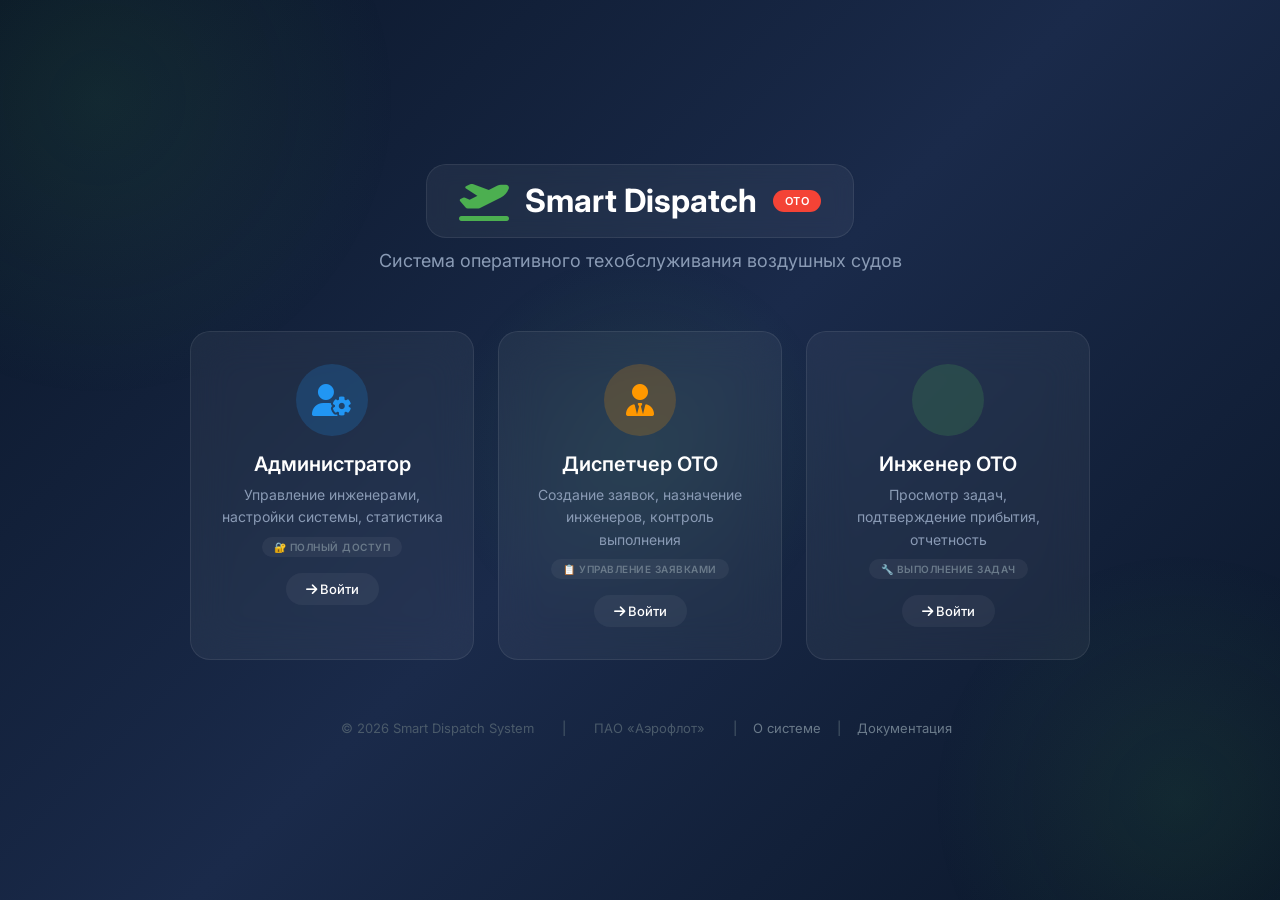
<file: templates/index.html>
<!DOCTYPE html>
<html lang="ru">
<head>
    <meta charset="UTF-8">
    <meta name="viewport" content="width=device-width, initial-scale=1.0">
    <title>Smart Dispatch System - Главная</title>
    <link href="https://fonts.googleapis.com/css2?family=Inter:wght@300;400;500;600;700;800&display=swap" rel="stylesheet">
    <link rel="stylesheet" href="https://cdnjs.cloudflare.com/ajax/libs/font-awesome/6.4.0/css/all.min.css">
    <style>
        * { margin: 0; padding: 0; box-sizing: border-box; }
        body {
            font-family: 'Inter', -apple-system, sans-serif;
            background: linear-gradient(135deg, #0a1628 0%, #1a2a4a 50%, #0a1628 100%);
            min-height: 100vh;
            display: flex;
            align-items: center;
            justify-content: center;
            overflow: hidden;
        }
        .background-animation {
            position: fixed;
            top: 0; left: 0; right: 0; bottom: 0;
            z-index: 0;
            overflow: hidden;
        }
        .bg-circle {
            position: absolute;
            border-radius: 50%;
            background: radial-gradient(circle, rgba(76, 175, 80, 0.1) 0%, transparent 70%);
            animation: float 20s ease-in-out infinite;
        }
        .bg-circle:nth-child(1) { width: 600px; height: 600px; top: -200px; left: -200px; animation-delay: 0s; }
        .bg-circle:nth-child(2) { width: 500px; height: 500px; bottom: -150px; right: -150px; animation-delay: -7s; }
        .bg-circle:nth-child(3) { width: 400px; height: 400px; top: 50%; left: 50%; transform: translate(-50%, -50%); animation-delay: -14s; }
        @keyframes float {
            0%, 100% { transform: translate(0, 0) scale(1); opacity: 0.5; }
            33% { transform: translate(30px, -30px) scale(1.1); opacity: 0.8; }
            66% { transform: translate(-20px, 20px) scale(0.9); opacity: 0.6; }
        }
        .main-container {
            position: relative;
            z-index: 1;
            max-width: 1200px;
            width: 100%;
            padding: 40px;
        }
        .header {
            text-align: center;
            margin-bottom: 60px;
        }
        .header .logo {
            display: inline-flex;
            align-items: center;
            gap: 16px;
            background: rgba(255,255,255,0.05);
            padding: 16px 32px;
            border-radius: 20px;
            border: 1px solid rgba(255,255,255,0.08);
            backdrop-filter: blur(10px);
        }
        .header .logo i {
            font-size: 40px;
            color: #4CAF50;
        }
        .header .logo h1 {
            font-size: 32px;
            color: white;
            font-weight: 700;
        }
        .header .logo .badge {
            background: #F44336;
            color: white;
            padding: 4px 12px;
            border-radius: 12px;
            font-size: 11px;
            font-weight: 600;
            letter-spacing: 0.5px;
        }
        .header p {
            color: #8a9bb5;
            font-size: 18px;
            margin-top: 12px;
        }
        .grid {
            display: grid;
            grid-template-columns: repeat(auto-fit, minmax(280px, 1fr));
            gap: 24px;
            max-width: 900px;
            margin: 0 auto;
        }
        .card {
            background: rgba(255,255,255,0.05);
            backdrop-filter: blur(20px);
            border: 1px solid rgba(255,255,255,0.08);
            border-radius: 20px;
            padding: 32px 28px;
            text-align: center;
            transition: all 0.4s ease;
            cursor: pointer;
            text-decoration: none;
            color: white;
            position: relative;
            overflow: hidden;
        }
        .card::before {
            content: '';
            position: absolute;
            top: 0; left: 0; right: 0; bottom: 0;
            background: linear-gradient(135deg, rgba(255,255,255,0.05) 0%, transparent 100%);
            opacity: 0;
            transition: 0.4s;
        }
        .card:hover {
            transform: translateY(-8px);
            border-color: rgba(76, 175, 80, 0.3);
            box-shadow: 0 20px 60px rgba(0,0,0,0.3);
        }
        .card:hover::before { opacity: 1; }
        .card .icon {
            width: 72px;
            height: 72px;
            border-radius: 50%;
            display: flex;
            align-items: center;
            justify-content: center;
            font-size: 32px;
            margin: 0 auto 16px;
            transition: 0.4s;
        }
        .card:hover .icon { transform: scale(1.1); }
        .card .icon.admin { background: rgba(33, 150, 243, 0.2); color: #2196F3; }
        .card .icon.dispatcher { background: rgba(255, 152, 0, 0.2); color: #FF9800; }
        .card .icon.engineer { background: rgba(76, 175, 80, 0.2); color: #4CAF50; }
        .card .icon.guest { background: rgba(156, 39, 176, 0.2); color: #9C27B0; }
        .card h3 { font-size: 20px; font-weight: 600; margin-bottom: 8px; }
        .card p { color: #8a9bb5; font-size: 14px; line-height: 1.6; }
        .card .arrow {
            display: inline-block;
            margin-top: 16px;
            padding: 8px 20px;
            border-radius: 30px;
            font-size: 13px;
            font-weight: 500;
            transition: 0.4s;
            background: rgba(255,255,255,0.05);
        }
        .card:hover .arrow {
            background: rgba(76, 175, 80, 0.2);
            color: #4CAF50;
        }
        .card .role-badge {
            display: inline-block;
            padding: 4px 12px;
            border-radius: 12px;
            font-size: 10px;
            font-weight: 600;
            text-transform: uppercase;
            letter-spacing: 0.5px;
            margin-top: 8px;
            background: rgba(255,255,255,0.05);
            color: #6a7a8a;
        }
        .footer {
            text-align: center;
            margin-top: 60px;
            color: #4a5a6a;
            font-size: 13px;
        }
        .footer span { margin: 0 12px; }
        .footer a {
            color: #6a7a8a;
            text-decoration: none;
            transition: 0.2s;
        }
        .footer a:hover { color: #4CAF50; }
        @media (max-width: 768px) {
            .header .logo { flex-wrap: wrap; justify-content: center; padding: 12px 20px; }
            .header .logo h1 { font-size: 24px; }
            .grid { grid-template-columns: 1fr; max-width: 400px; }
        }
    </style>
</head>
<body>
    <div class="background-animation">
        <div class="bg-circle"></div>
        <div class="bg-circle"></div>
        <div class="bg-circle"></div>
    </div>
    
    <div class="main-container">
        <div class="header">
            <div class="logo">
                <i class="fas fa-plane-departure"></i>
                <h1>Smart Dispatch</h1>
                <span class="badge">ОТО</span>
            </div>
            <p>Система оперативного техобслуживания воздушных судов</p>
        </div>
        
        <div class="grid">
            <a href="/login.html" class="card">
                <div class="icon admin"><i class="fas fa-user-cog"></i></div>
                <h3>Администратор</h3>
                <p>Управление инженерами, настройки системы, статистика</p>
                <span class="role-badge">🔐 Полный доступ</span>
                <span class="arrow"><i class="fas fa-arrow-right"></i> Войти</span>
            </a>
            
            <a href="/login.html" class="card">
                <div class="icon dispatcher"><i class="fas fa-user-tie"></i></div>
                <h3>Диспетчер ОТО</h3>
                <p>Создание заявок, назначение инженеров, контроль выполнения</p>
                <span class="role-badge">📋 Управление заявками</span>
                <span class="arrow"><i class="fas fa-arrow-right"></i> Войти</span>
            </a>
            
            <a href="/login.html" class="card">
                <div class="icon engineer"><i class="fas fa-user-helmet-safety"></i></div>
                <h3>Инженер ОТО</h3>
                <p>Просмотр задач, подтверждение прибытия, отчетность</p>
                <span class="role-badge">🔧 Выполнение задач</span>
                <span class="arrow"><i class="fas fa-arrow-right"></i> Войти</span>
            </a>
        </div>
        
        <div class="footer">
            <span>© 2026 Smart Dispatch System</span>
            <span>|</span>
            <span>ПАО «Аэрофлот»</span>
            <span>|</span>
            <a href="#">О системе</a>
            <span>|</span>
            <a href="#">Документация</a>
        </div>
    </div>
</body>
</html>
</file>
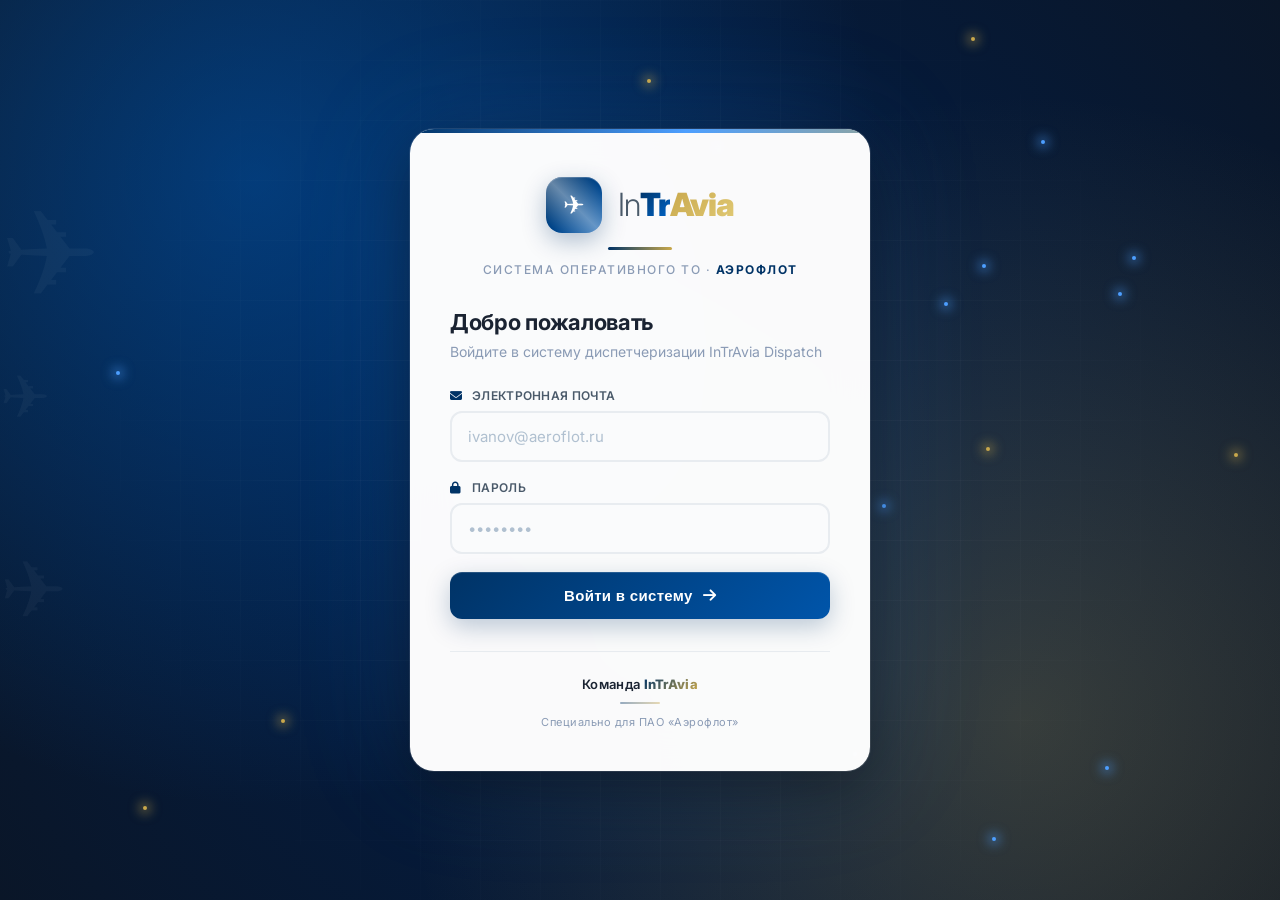
<file: templates/login.html>
<!DOCTYPE html>
<html lang="ru">
<head>
    <meta charset="UTF-8">
    <meta name="viewport" content="width=device-width, initial-scale=1.0">
    <title>Вход — InTrAvia Dispatch</title>
    <link href="https://fonts.googleapis.com/css2?family=Inter:wght@300;400;500;600;700;800;900&display=swap" rel="stylesheet">
    <link rel="stylesheet" href="https://cdnjs.cloudflare.com/ajax/libs/font-awesome/6.4.0/css/all.min.css">
    <style>
        /* =========================================================
           InTrAvia Dispatch — Login
           Дизайн-система: глубокий синий + золото + стекло
           Часть стилей сгенерирована нейросетью (Claude),
           финальная вёрстка, цвета и анимации доработаны вручную
           ========================================================= */

        * {
            margin: 0;
            padding: 0;
            box-sizing: border-box;
        }

        :root {
            --aero-blue: #003366;
            --aero-blue-dark: #001f4d;
            --aero-blue-light: #1a5276;
            --aero-blue-pale: #e8f0fe;
            --aero-gold: #c9a84c;
            --aero-gold-light: #e0c974;
            --aero-red: #cc3333;
            --aero-text: #1a2332;
            --aero-text-light: #4a5a6a;
            --aero-gray: #8a9bb5;
            --aero-gray-light: #e8ecf0;
            --shadow-soft: 0 4px 24px rgba(0, 51, 102, 0.06);
            --shadow-strong: 0 20px 60px rgba(0, 51, 102, 0.18);
        }

        body {
            font-family: 'Inter', -apple-system, sans-serif;
            min-height: 100vh;
            display: flex;
            align-items: center;
            justify-content: center;
            padding: 24px;
            overflow: hidden;
            background: #0a1628;
            position: relative;
        }

        /* =========================================================
           Анимированный фон
           ========================================================= */

        .bg-layer {
            position: fixed;
            inset: 0;
            z-index: 0;
            overflow: hidden;
        }

        .bg-gradient {
            position: absolute;
            inset: 0;
            background:
                radial-gradient(circle at 20% 20%, rgba(0, 102, 204, 0.45) 0%, transparent 50%),
                radial-gradient(circle at 80% 80%, rgba(201, 168, 76, 0.25) 0%, transparent 50%),
                radial-gradient(circle at 50% 50%, #001f4d 0%, #0a1628 100%);
            animation: bgShift 20s ease-in-out infinite alternate;
        }

        @keyframes bgShift {
            0% { transform: scale(1) rotate(0deg); }
            100% { transform: scale(1.15) rotate(3deg); }
        }

        .bg-grid {
            position: absolute;
            inset: 0;
            background-image:
                linear-gradient(rgba(255, 255, 255, 0.03) 1px, transparent 1px),
                linear-gradient(90deg, rgba(255, 255, 255, 0.03) 1px, transparent 1px);
            background-size: 60px 60px;
            mask-image: radial-gradient(circle at center, black 30%, transparent 75%);
            -webkit-mask-image: radial-gradient(circle at center, black 30%, transparent 75%);
        }

        .bg-dots {
            position: absolute;
            inset: 0;
        }

        .bg-dot {
            position: absolute;
            width: 4px;
            height: 4px;
            border-radius: 50%;
            background: #4d9fff;
            box-shadow: 0 0 12px 3px rgba(77, 159, 255, 0.7);
            animation: floatDot 15s linear infinite;
        }

        .bg-dot.gold {
            background: var(--aero-gold);
            box-shadow: 0 0 12px 3px rgba(201, 168, 76, 0.7);
        }

        @keyframes floatDot {
            0% {
                transform: translate(0, 0) scale(1);
                opacity: 0;
            }
            10% { opacity: 1; }
            90% { opacity: 1; }
            100% {
                transform: translate(var(--dx, 100px), var(--dy, -200px)) scale(0.3);
                opacity: 0;
            }
        }

        .bg-plane {
            position: absolute;
            color: rgba(255, 255, 255, 0.04);
            font-size: 120px;
            animation: planeFloat 30s linear infinite;
        }

        @keyframes planeFloat {
            0% {
                transform: translate(-200px, 100vh) rotate(-15deg);
                opacity: 0;
            }
            10% { opacity: 1; }
            90% { opacity: 1; }
            100% {
                transform: translate(110vw, -200px) rotate(-15deg);
                opacity: 0;
            }
        }

        /* =========================================================
           Основная карточка логина
           ========================================================= */

        .login-wrapper {
            width: 100%;
            max-width: 460px;
            position: relative;
            z-index: 10;
            animation: cardEnter 0.7s cubic-bezier(0.16, 1, 0.3, 1);
        }

        @keyframes cardEnter {
            from {
                opacity: 0;
                transform: translateY(30px) scale(0.96);
            }
            to {
                opacity: 1;
                transform: translateY(0) scale(1);
            }
        }

        .login-card {
            background: rgba(255, 255, 255, 0.98);
            backdrop-filter: blur(20px);
            -webkit-backdrop-filter: blur(20px);
            border-radius: 24px;
            padding: 48px 40px 40px;
            box-shadow:
                0 0 0 1px rgba(255, 255, 255, 0.1),
                0 20px 60px rgba(0, 0, 0, 0.4),
                0 0 120px rgba(77, 159, 255, 0.15);
            position: relative;
            overflow: hidden;
        }

        .login-card::before {
            content: '';
            position: absolute;
            top: 0;
            left: 0;
            right: 0;
            height: 4px;
            background: linear-gradient(90deg,
                var(--aero-blue) 0%,
                #4d9fff 30%,
                var(--aero-gold) 70%,
                var(--aero-blue) 100%);
            background-size: 200% 100%;
            animation: goldShimmer 6s linear infinite;
        }

        @keyframes goldShimmer {
            0% { background-position: 0% 50%; }
            100% { background-position: 200% 50%; }
        }

        /* =========================================================
           Заголовок бренда
           ========================================================= */

        .brand-header {
            text-align: center;
            margin-bottom: 32px;
        }

        .brand-logo {
            display: flex;
            align-items: center;
            justify-content: center;
            gap: 16px;
            margin-bottom: 8px;
        }

        .brand-logo .logo-icon {
            width: 56px;
            height: 56px;
            background: linear-gradient(135deg, var(--aero-blue) 0%, #0055aa 100%);
            border-radius: 16px;
            display: flex;
            align-items: center;
            justify-content: center;
            color: white;
            font-size: 26px;
            box-shadow:
                0 8px 24px rgba(0, 51, 102, 0.3),
                inset 0 1px 0 rgba(255, 255, 255, 0.2);
            position: relative;
            overflow: hidden;
        }

        .brand-logo .logo-icon::after {
            content: '';
            position: absolute;
            top: -50%;
            left: -50%;
            width: 200%;
            height: 200%;
            background: linear-gradient(
                45deg,
                transparent 30%,
                rgba(255, 255, 255, 0.4) 50%,
                transparent 70%
            );
            animation: iconShine 4s ease-in-out infinite;
        }

        @keyframes iconShine {
            0%, 100% { transform: translateX(-100%) translateY(-100%); }
            50% { transform: translateX(100%) translateY(100%); }
        }

        .brand-logo .brand-name {
            font-size: 32px;
            font-weight: 800;
            letter-spacing: -1.2px;
            color: var(--aero-text);
            line-height: 1;
            display: flex;
            align-items: center;
        }

        .brand-logo .brand-name .brand-in {
            color: #4a5a6a;
            font-weight: 300;
        }

        .brand-logo .brand-name .brand-tr {
            background: linear-gradient(135deg, var(--aero-blue) 0%, #0066cc 100%);
            -webkit-background-clip: text;
            background-clip: text;
            -webkit-text-fill-color: transparent;
            font-weight: 900;
        }

        .brand-logo .brand-name .brand-avia {
            background: linear-gradient(135deg, var(--aero-gold) 0%, #e0c974 100%);
            -webkit-background-clip: text;
            background-clip: text;
            -webkit-text-fill-color: transparent;
            font-weight: 900;
        }

        .brand-divider {
            width: 64px;
            height: 3px;
            background: linear-gradient(90deg, var(--aero-blue), var(--aero-gold));
            margin: 14px auto 0;
            border-radius: 3px;
        }

        .brand-subtitle {
            font-size: 12px;
            color: var(--aero-gray);
            margin-top: 12px;
            font-weight: 500;
            letter-spacing: 1.5px;
            text-transform: uppercase;
        }

        .brand-subtitle strong {
            color: var(--aero-blue);
            font-weight: 700;
        }

        /* =========================================================
           Форма
           ========================================================= */

        .form-title {
            font-size: 22px;
            font-weight: 700;
            color: var(--aero-text);
            margin-bottom: 6px;
            letter-spacing: -0.3px;
        }

        .form-subtitle {
            color: var(--aero-gray);
            font-size: 14px;
            margin-bottom: 26px;
            line-height: 1.5;
        }

        .form-group {
            margin-bottom: 18px;
        }

        .form-group label {
            display: block;
            font-size: 12px;
            font-weight: 600;
            color: var(--aero-text-light);
            margin-bottom: 8px;
            letter-spacing: 0.3px;
            text-transform: uppercase;
        }

        .form-group label i {
            margin-right: 8px;
            color: var(--aero-blue);
            width: 14px;
            font-size: 12px;
        }

        .input-wrapper {
            position: relative;
        }

        .form-group input {
            width: 100%;
            padding: 14px 16px;
            border: 2px solid var(--aero-gray-light);
            border-radius: 12px;
            font-size: 15px;
            font-family: inherit;
            transition: all 0.25s ease;
            background: #fafbfc;
            color: var(--aero-text);
            font-weight: 500;
        }

        .form-group input:focus {
            outline: none;
            border-color: var(--aero-blue);
            background: #ffffff;
            box-shadow:
                0 0 0 4px rgba(0, 51, 102, 0.08),
                0 4px 12px rgba(0, 51, 102, 0.06);
        }

        .form-group input::placeholder {
            color: #b0c0d0;
            font-weight: 400;
        }

        .btn-login {
            width: 100%;
            padding: 15px;
            background: linear-gradient(135deg, var(--aero-blue) 0%, #0055aa 100%);
            color: #ffffff;
            border: none;
            border-radius: 12px;
            font-size: 15px;
            font-weight: 700;
            cursor: pointer;
            transition: all 0.25s cubic-bezier(0.16, 1, 0.3, 1);
            display: flex;
            align-items: center;
            justify-content: center;
            gap: 10px;
            margin-top: 8px;
            position: relative;
            overflow: hidden;
            letter-spacing: 0.3px;
            box-shadow:
                0 8px 24px rgba(0, 51, 102, 0.25),
                inset 0 1px 0 rgba(255, 255, 255, 0.15);
        }

        .btn-login::before {
            content: '';
            position: absolute;
            top: 0;
            left: -100%;
            width: 100%;
            height: 100%;
            background: linear-gradient(
                90deg,
                transparent,
                rgba(255, 255, 255, 0.25),
                transparent
            );
            transition: left 0.6s;
        }

        .btn-login:hover::before {
            left: 100%;
        }

        .btn-login:hover {
            transform: translateY(-2px);
            box-shadow:
                0 12px 32px rgba(0, 51, 102, 0.35),
                inset 0 1px 0 rgba(255, 255, 255, 0.15);
        }

        .btn-login:active {
            transform: translateY(0);
        }

        .btn-login i {
            font-size: 15px;
            transition: transform 0.25s;
        }

        .btn-login:hover i {
            transform: translateX(3px);
        }

        /* =========================================================
           Ошибка
           ========================================================= */

        .error-msg {
            background: #fef2f2;
            color: #dc2626;
            padding: 12px 16px;
            border-radius: 12px;
            margin-bottom: 18px;
            display: none;
            font-size: 13px;
            align-items: center;
            gap: 10px;
            border: 1px solid #fecaca;
            font-weight: 500;
            animation: errorShake 0.4s ease;
        }

        .error-msg.show {
            display: flex;
        }

        @keyframes errorShake {
            0%, 100% { transform: translateX(0); }
            25% { transform: translateX(-5px); }
            75% { transform: translateX(5px); }
        }

        .error-msg i {
            font-size: 16px;
        }

        /* =========================================================
           Футер
           ========================================================= */

        .login-footer {
            text-align: center;
            margin-top: 32px;
            padding-top: 24px;
            border-top: 1px solid var(--aero-gray-light);
        }

        .login-footer .team-name {
            font-size: 13px;
            font-weight: 600;
            color: var(--aero-text);
            letter-spacing: 0.3px;
        }

        .login-footer .team-name span {
            background: linear-gradient(135deg, var(--aero-blue), var(--aero-gold));
            -webkit-background-clip: text;
            background-clip: text;
            -webkit-text-fill-color: transparent;
            font-weight: 800;
        }

        .login-footer .footer-divider {
            width: 40px;
            height: 2px;
            background: linear-gradient(90deg, var(--aero-blue), var(--aero-gold));
            margin: 10px auto;
            border-radius: 2px;
            opacity: 0.4;
        }

        .login-footer .footer-text {
            font-size: 11px;
            color: var(--aero-gray);
            letter-spacing: 0.5px;
            line-height: 1.6;
        }

        /* =========================================================
           Адаптив
           ========================================================= */

        @media (max-width: 480px) {
            .login-card {
                padding: 32px 24px 28px;
                border-radius: 20px;
            }
            .brand-logo .brand-name {
                font-size: 24px;
            }
            .brand-logo .logo-icon {
                width: 46px;
                height: 46px;
                font-size: 20px;
            }
            .form-title {
                font-size: 19px;
            }
            .bg-plane {
                font-size: 80px;
            }
        }
    </style>
</head>
<body>

    <!-- ===== ФОН ===== -->
    <div class="bg-layer">
        <div class="bg-gradient"></div>
        <div class="bg-grid"></div>
        <div class="bg-dots" id="bgDots"></div>
        <div class="bg-plane" style="top: 20%; animation-delay: 0s;">✈</div>
        <div class="bg-plane" style="top: 60%; animation-delay: -12s; font-size: 80px;">✈</div>
        <div class="bg-plane" style="top: 40%; animation-delay: -22s; font-size: 60px;">✈</div>
    </div>

    <!-- ===== Карточка логина ===== -->
    <div class="login-wrapper">
        <div class="login-card">

            <div class="brand-header">
                <div class="brand-logo">
                    <div class="logo-icon">✈</div>
                    <div class="brand-name">
                        <span class="brand-in">In</span><span class="brand-tr">Tr</span><span class="brand-avia">Avia</span>
                    </div>
                </div>
                <div class="brand-divider"></div>
                <div class="brand-subtitle">
                    Система оперативного ТО · <strong>Аэрофлот</strong>
                </div>
            </div>

            <h2 class="form-title">Добро пожаловать</h2>
            <p class="form-subtitle">Войдите в систему диспетчеризации InTrAvia Dispatch</p>

            <div class="error-msg" id="errorMsg">
                <i class="fas fa-exclamation-circle"></i>
                <span>Неверный email или пароль</span>
            </div>

            <form id="loginForm" autocomplete="on">
                <div class="form-group">
                    <label for="email"><i class="fas fa-envelope"></i>Электронная почта</label>
                    <div class="input-wrapper">
                        <input type="email" id="email" placeholder="ivanov@aeroflot.ru" required autocomplete="username">
                    </div>
                </div>
                <div class="form-group">
                    <label for="password"><i class="fas fa-lock"></i>Пароль</label>
                    <div class="input-wrapper">
                        <input type="password" id="password" placeholder="••••••••" required autocomplete="current-password">
                    </div>
                </div>
                <button type="submit" class="btn-login">
                    <span>Войти в систему</span>
                    <i class="fas fa-arrow-right"></i>
                </button>
            </form>

            <div class="login-footer">
                <div class="team-name">Команда <span>InTrAvia</span></div>
                <div class="footer-divider"></div>
                <div class="footer-text">
                    Специально для ПАО «Аэрофлот»
                </div>
            </div>

        </div>
    </div>

    <script>
        /* =========================================================
           InTrAvia Dispatch — Login Script
           =========================================================
           Помимо авторизации через сервер (/api/auth/login),
           реализован локальный фолбэк для быстрого входа
           пилотов по данным, которые уже есть на фронте.
           ========================================================= */

        var API_URL = '/api';

        /* =========================================================
           Локальная база пилотов — используется, если сервер
           недоступен или не знает про роль pilot.
           ========================================================= */
        var LOCAL_PILOTS = [
            {
                id: 'pilot_1',
                name: 'Иванов И.И.',
                email: 'ivanov@aeroflot.ru',
                password: 'pilot123',
                role: 'pilot',
                avatar: '👨‍✈️',
                aircraft: 'SU-1234',
                rank: 'КВС',
                phone: '+7 (999) 100-10-01',
                status: 'active'
            },
            {
                id: 'pilot_2',
                name: 'Петров П.П.',
                email: 'petrov@aeroflot.ru',
                password: 'pilot123',
                role: 'pilot',
                avatar: '👨‍✈️',
                aircraft: 'SU-1235',
                rank: 'Пилот',
                phone: '+7 (999) 100-10-02',
                status: 'active'
            },
            {
                id: 'pilot_3',
                name: 'Сидоров С.С.',
                email: 'sidorov@aeroflot.ru',
                password: 'pilot123',
                role: 'pilot',
                avatar: '👨‍✈️',
                aircraft: 'SU-1236',
                rank: 'Второй пилот',
                phone: '+7 (999) 100-10-03',
                status: 'active'
            },
            {
                id: 'pilot_4',
                name: 'Кузнецов К.К.',
                email: 'kuznetsov@aeroflot.ru',
                password: 'pilot123',
                role: 'pilot',
                avatar: '👨‍✈️',
                aircraft: 'SU-1237',
                rank: 'КВС',
                phone: '+7 (999) 100-10-04',
                status: 'active'
            },
            {
                id: 'pilot_5',
                name: 'Смирнов С.С.',
                email: 'smirnov@aeroflot.ru',
                password: 'pilot123',
                role: 'pilot',
                avatar: '👨‍✈️',
                aircraft: 'SU-1238',
                rank: 'Пилот',
                phone: '+7 (999) 100-10-05',
                status: 'active'
            }
        ];

        (function() {
            // =========================================================
            // Генерация плавающих точек на фоне
            // =========================================================
            function generateBgDots() {
                var container = document.getElementById('bgDots');
                if (!container) return;

                var count = 25;
                var html = '';

                for (var i = 0; i < count; i++) {
                    var isGold = Math.random() > 0.7;
                    var x = Math.random() * 100;
                    var y = Math.random() * 100;
                    var dx = (Math.random() - 0.5) * 400;
                    var dy = -Math.random() * 300 - 100;
                    var delay = Math.random() * 15;
                    var duration = 10 + Math.random() * 15;

                    html += '<div class="bg-dot' + (isGold ? ' gold' : '') + '" style="' +
                        'left: ' + x + '%;' +
                        'top: ' + y + '%;' +
                        '--dx: ' + dx + 'px;' +
                        '--dy: ' + dy + 'px;' +
                        'animation-delay: -' + delay + 's;' +
                        'animation-duration: ' + duration + 's;' +
                        '"></div>';
                }

                container.innerHTML = html;
            }

            // =========================================================
            // Карта редиректов по ролям
            // =========================================================
            var DASHBOARDS = {
                'admin': '/admin/dashboard.html',
                'dispatcher': '/dispatcher/dashboard.html',
                'engineer': '/engineer/dashboard.html',
                'pilot': '/pilot/dashboard.html'
            };

            // =========================================================
            // Проверка активной сессии
            // =========================================================
            var session = sessionStorage.getItem('userSession');
            if (session) {
                try {
                    var savedUser = JSON.parse(session);
                    if (savedUser.role && DASHBOARDS[savedUser.role]) {
                        window.location.href = DASHBOARDS[savedUser.role];
                        return;
                    }
                } catch (_) {}
            }

            generateBgDots();

            // =========================================================
            // Поиск пилота в локальной базе
            // =========================================================
            function findLocalPilot(email, password) {
                for (var i = 0; i < LOCAL_PILOTS.length; i++) {
                    var p = LOCAL_PILOTS[i];
                    if (p.email.toLowerCase() === email.toLowerCase() && p.password === password) {
                        return p;
                    }
                }
                return null;
            }

            // =========================================================
            // Обработка формы логина
            // =========================================================
            var form = document.getElementById('loginForm');
            var errorMsg = document.getElementById('errorMsg');
            var emailInput = document.getElementById('email');
            var passwordInput = document.getElementById('password');
            var submitBtn = form.querySelector('button[type="submit"]');

            function showError(text) {
                errorMsg.querySelector('span').textContent = text;
                errorMsg.classList.remove('show');
                void errorMsg.offsetWidth;
                errorMsg.classList.add('show');
            }

            function hideError() {
                errorMsg.classList.remove('show');
            }

            function performRedirect(user) {
                sessionStorage.setItem('userSession', JSON.stringify(user));

                submitBtn.innerHTML = '<i class="fas fa-check"></i><span>Успешно</span>';
                submitBtn.style.background = 'linear-gradient(135deg, #16a34a 0%, #15803d 100%)';

                var target = DASHBOARDS[user.role];
                if (!target) {
                    showError('Неизвестная роль: ' + user.role);
                    submitBtn.disabled = false;
                    submitBtn.style.opacity = '1';
                    submitBtn.innerHTML = '<span>Войти в систему</span><i class="fas fa-arrow-right"></i>';
                    return;
                }

                setTimeout(function() {
                    window.location.href = target;
                }, 400);
            }

            form.addEventListener('submit', function(e) {
                e.preventDefault();

                var email = emailInput.value.trim();
                var password = passwordInput.value.trim();

                if (!email || !password) {
                    showError('Заполните все поля');
                    return;
                }

                if (!/^[^\s@]+@[^\s@]+\.[^\s@]+$/.test(email)) {
                    showError('Некорректный формат email');
                    return;
                }

                hideError();

                var originalText = submitBtn.innerHTML;
                submitBtn.disabled = true;
                submitBtn.style.opacity = '0.7';
                submitBtn.innerHTML = '<i class="fas fa-circle-notch fa-spin"></i><span>Проверка...</span>';

                /* Сначала пробуем сервер. Если он вернул ошибку или
                   недоступен — проверяем локальный список пилотов. */
                fetch(API_URL + '/auth/login', {
                    method: 'POST',
                    headers: { 'Content-Type': 'application/json' },
                    body: JSON.stringify({ email: email, password: password })
                })
                .then(function(response) {
                    return response.json();
                })
                .then(function(data) {
                    if (data && data.success && data.user) {
                        performRedirect(data.user);
                        return;
                    }

                    // Сервер ответил, но вход не удался — пробуем локальный список
                    var localPilot = findLocalPilot(email, password);
                    if (localPilot) {
                        var userCopy = {
                            id: localPilot.id,
                            name: localPilot.name,
                            email: localPilot.email,
                            role: localPilot.role,
                            avatar: localPilot.avatar,
                            aircraft: localPilot.aircraft,
                            rank: localPilot.rank,
                            phone: localPilot.phone
                        };
                        performRedirect(userCopy);
                    } else {
                        showError((data && data.error) || 'Неверный email или пароль');
                        submitBtn.disabled = false;
                        submitBtn.style.opacity = '1';
                        submitBtn.innerHTML = originalText;
                    }
                })
                .catch(function(err) {
                    // Сервер недоступен — проверяем локальный список
                    console.warn('Сервер недоступен, проверяем локально', err);
                    var localPilot = findLocalPilot(email, password);
                    if (localPilot) {
                        var userCopy = {
                            id: localPilot.id,
                            name: localPilot.name,
                            email: localPilot.email,
                            role: localPilot.role,
                            avatar: localPilot.avatar,
                            aircraft: localPilot.aircraft,
                            rank: localPilot.rank,
                            phone: localPilot.phone
                        };
                        performRedirect(userCopy);
                    } else {
                        showError('Ошибка соединения с сервером');
                        submitBtn.disabled = false;
                        submitBtn.style.opacity = '1';
                        submitBtn.innerHTML = originalText;
                    }
                });
            });

            emailInput.addEventListener('input', hideError);
            passwordInput.addEventListener('input', hideError);

            [emailInput, passwordInput].forEach(function(input) {
                input.addEventListener('focus', function() {
                    this.parentElement.style.transform = 'scale(1.01)';
                    this.parentElement.style.transition = 'transform 0.2s';
                });
                input.addEventListener('blur', function() {
                    this.parentElement.style.transform = 'scale(1)';
                });
            });
        })();
    </script>

</body>
</html>
</file>
